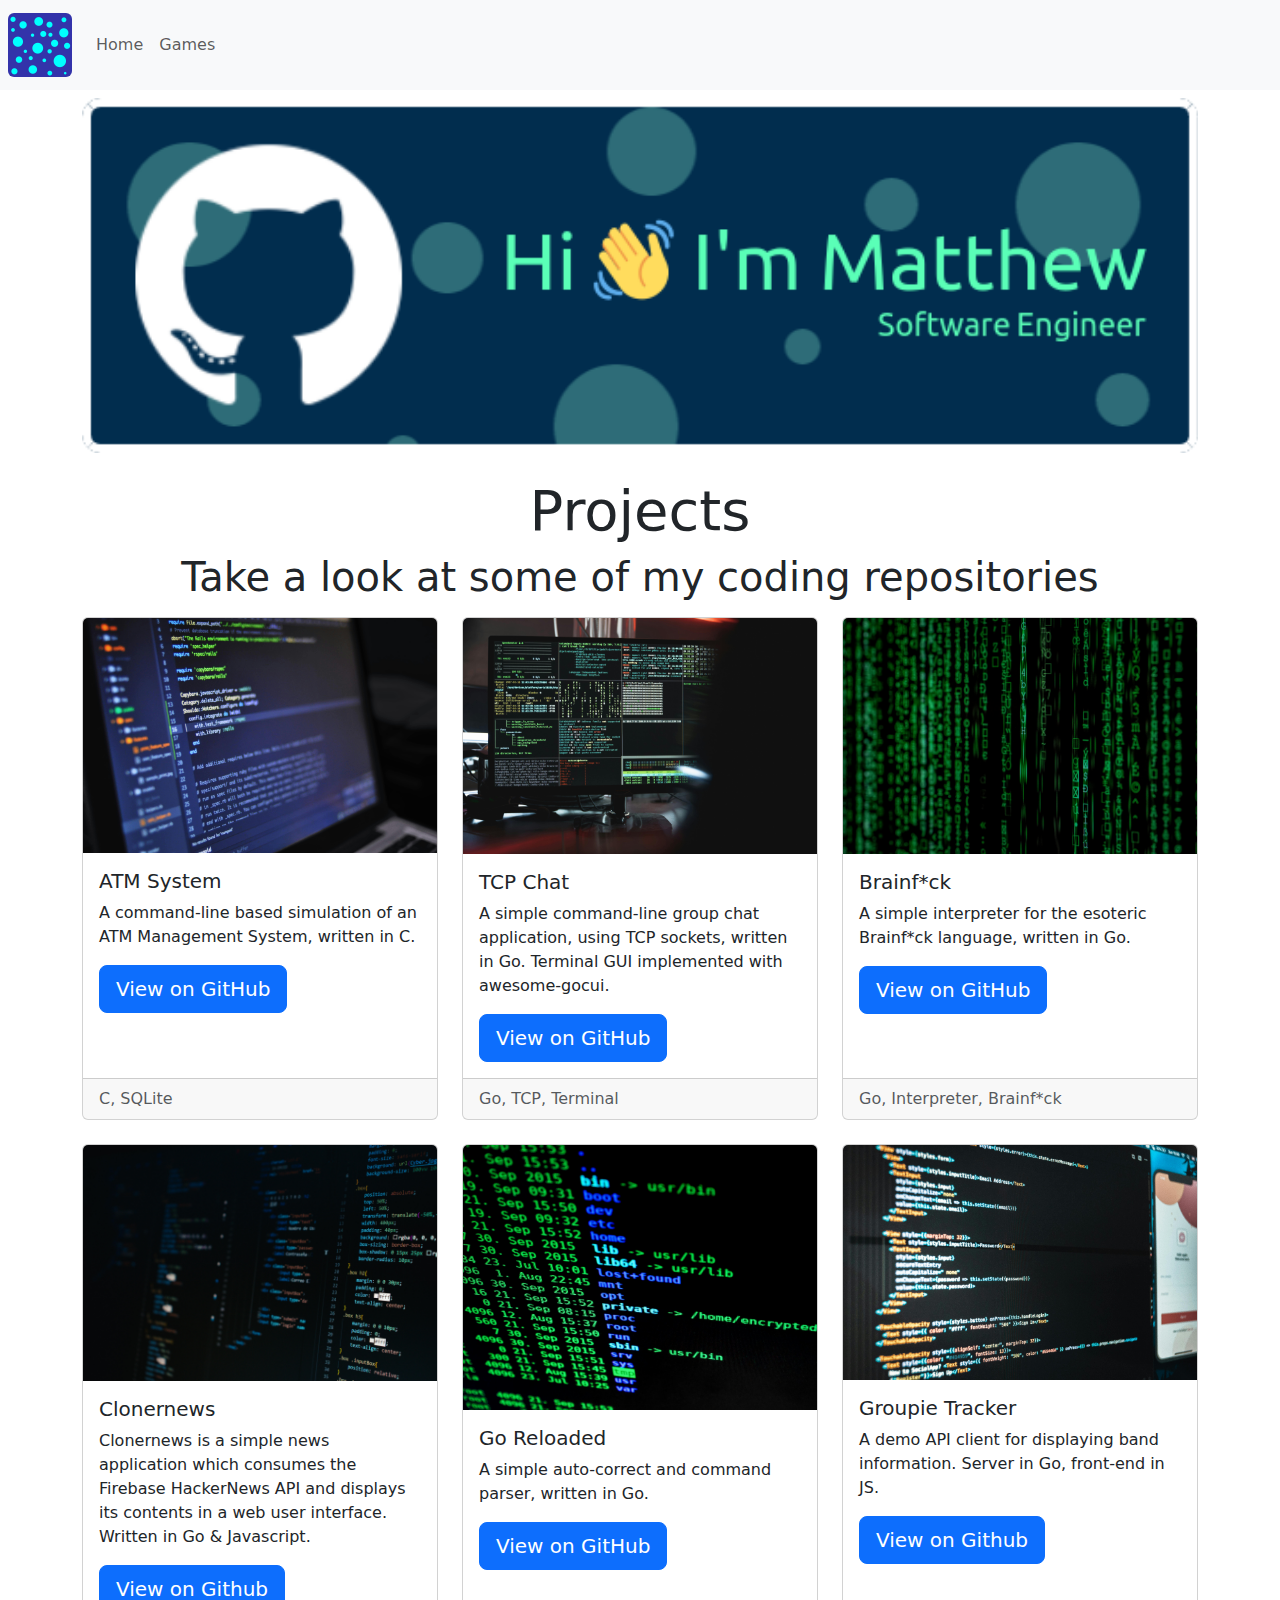
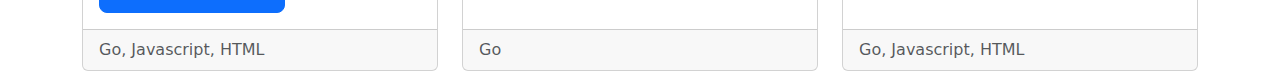
<file: index.html>
<!DOCTYPE html>
<html lang="en">
    <head>
        <meta charset="utf-8" />
        <meta name="viewport" content="width=device-width, initial-scale=1" />
        <link href="https://cdn.jsdelivr.net/npm/bootstrap@5.3.3/dist/css/bootstrap.min.css" rel="stylesheet" integrity="sha384-QWTKZyjpPEjISv5WaRU9OFeRpok6YctnYmDr5pNlyT2bRjXh0JMhjY6hW+ALEwIH" crossorigin="anonymous" />
        <title>Matthew Hope | Software Engineer</title>
    </head>
    <body>
        <header class="mb-2">
            <div class="container-fluid navbar navbar-expand-lg bg-body-tertiary p-2">
                <a class="navbar-brand" href="#"><img class="img rounded" src="/img/site-logo.png" width="64" height="64" /></a>
                <button class="navbar-toggler" type="button" data-bs-toggle="collapse" data-bs-target="#navbarSupportedContent" aria-controls="navbarSupportedContent" aria-expanded="false" aria-label="Toggle navigation">
                  <span class="navbar-toggler-icon"></span>
                </button>
                <div class="collapse navbar-collapse" id="navbarSupportedContent">
                  <ul class="navbar-nav me-auto mb-2 mb-lg-0">
                    <li class="nav-item">
                      <a class="nav-link" aria-current="page" href="#">Home</a>
                    </li>
                    <li class="nav-item">
                      <a class="nav-link" href="/games.html">Games</a>
                    </li>
                  </ul>
                </div>
              </div>
        </header>
        <div class="container">
            <div class="row mb-4 text-center">
                <img src="./img/github-header-image.png" class="img img-fluid" />
            </div>
            <div class="row mb-2 text-center">
                <h3 class="display-4">Projects</h3>
                <h3 class="display-6">Take a look at some of my coding repositories</h3>
            </div>
            <div class="row row-cols-1 row-cols-md-3 g-4 mb-2">
                <div class="col">
                    <div class="card h-100">
                        <img src="./lib/code1.jpg" class="card-img-top" alt="ATM System">
                        <div class="card-body">
                            <h5 class="card-title">ATM System</h5>
                            <p class="card-text">A command-line based simulation of an ATM Management System, written in C.</p>
                            <a class="btn btn-primary btn-lg" href="https://github.com/chickazama/atm-system" target="_blank">View on GitHub</a>
                        </div>
                        <div class="card-footer">
                            <p class="card-text text-muted">C, SQLite</p>
                        </div>
                    </div>
                </div>
                <div class="col">
                  <div class="card h-100">
                    <img src="./lib/code2.jpg" class="card-img-top" alt="TCP Chat">
                    <div class="card-body">
                      <h5 class="card-title">TCP Chat</h5>
                      <p class="card-text">A simple command-line group chat application, using TCP sockets, written in Go. Terminal GUI implemented with awesome-gocui.</p>
                      <a class="btn btn-primary btn-lg" href="https://github.com/chickazama/tcp-chat" target="_blank">View on GitHub</a>
                    </div>
                    <div class="card-footer">
                        <p class="card-text text-muted">Go, TCP, Terminal</p>
                    </div>
                  </div>
                </div>
                <div class="col">
                  <div class="card h-100">
                    <img src="./lib/code3.png" class="card-img-top" alt="Brainf*ck">
                    <div class="card-body">
                      <h5 class="card-title">Brainf*ck</h5>
                      <p class="card-text">A simple interpreter for the esoteric Brainf*ck language, written in Go.</p>
                      <a class="btn btn-primary btn-lg" href="https://github.com/chickazama/brainfuck" target="_blank">View on GitHub</a>
                    </div>
                    <div class="card-footer">
                        <p class="card-text text-muted">Go, Interpreter, Brainf*ck</p>
                    </div>
                  </div>
                </div>
                <div class="col">
                    <div class="card h-100">
                      <img src="./lib/code4.png" class="card-img-top" alt="Clonernews">
                      <div class="card-body">
                        <h5 class="card-title">Clonernews</h5>
                        <p class="card-text">Clonernews is a simple news application which consumes the Firebase HackerNews API and displays its contents in a web user interface. Written in Go & Javascript.</p>
                        <a class="btn btn-primary btn-lg" href="https://github.com/chickazama/clonernews" target="_blank">View on Github</a>
                      </div>
                      <div class="card-footer">
                          <p class="card-text text-muted">Go, Javascript, HTML</p>
                      </div>
                    </div>
                  </div>
                  <div class="col">
                    <div class="card h-100">
                      <img src="./lib/code5.png" class="card-img-top" alt="Xx MLG QuikScopez xX">
                      <div class="card-body">
                        <h5 class="card-title">Go Reloaded</h5>
                        <p class="card-text">A simple auto-correct and command parser, written in Go.</p>
                        <a class="btn btn-primary btn-lg" href="https://github.com/chickazama/go-reloaded" target="_blank">View on GitHub</a>
                      </div>
                      <div class="card-footer">
                          <p class="card-text text-muted">Go</p>
                      </div>
                    </div>
                  </div>
                  <div class="col">
                    <div class="card h-100">
                      <img src="./lib/code6.png" class="card-img-top" alt="Groupie Tracker">
                      <div class="card-body">
                        <h5 class="card-title">Groupie Tracker</h5>
                        <p class="card-text">A demo API client for displaying band information. Server in Go, front-end in JS.</p>
                        <a class="btn btn-primary btn-lg" href="https://github.com/chickazama/groupie-tracker" target="_blank">View on Github</a>
                      </div>
                      <div class="card-footer">
                          <p class="card-text text-muted">Go, Javascript, HTML</p>
                      </div>
                    </div>
                  </div>
        </div>
        <script src="https://cdn.jsdelivr.net/npm/bootstrap@5.3.3/dist/js/bootstrap.bundle.min.js" integrity="sha384-YvpcrYf0tY3lHB60NNkmXc5s9fDVZLESaAA55NDzOxhy9GkcIdslK1eN7N6jIeHz" crossorigin="anonymous"></script>
    </body>
</html>
</file>
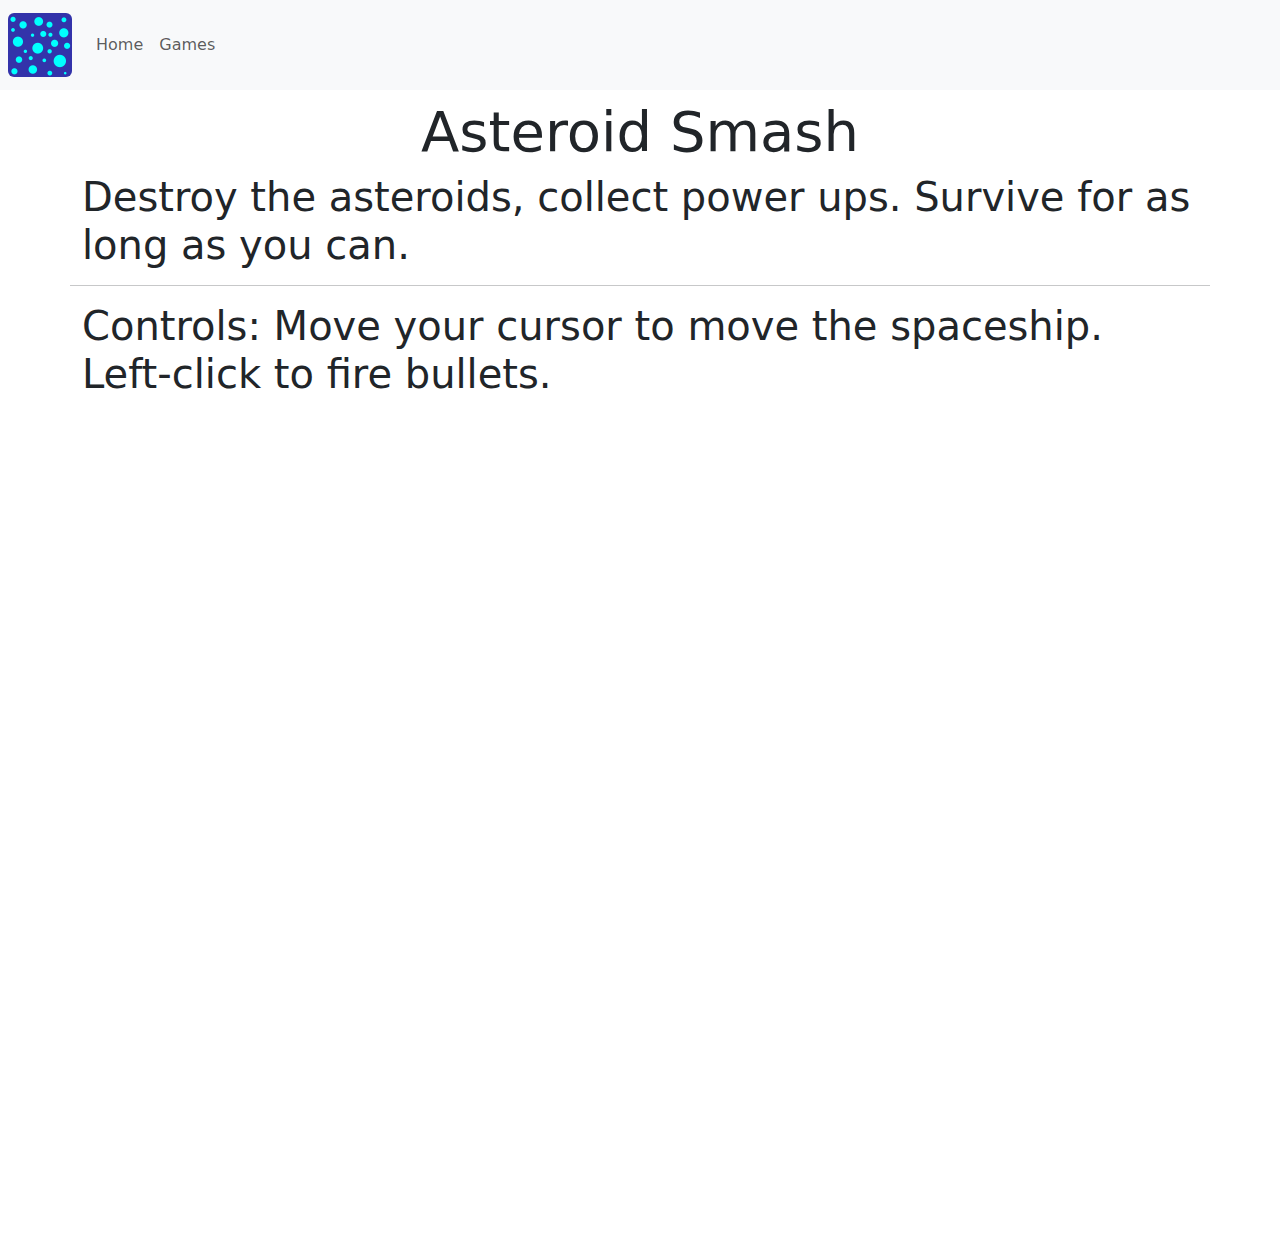
<file: asteroid-smash.html>
<!DOCTYPE html>
<html lang="en">
    <head>
        <meta charset="utf-8" />
        <meta name="viewport" content="width=device-width, initial-scale=1" />
        <link href="https://cdn.jsdelivr.net/npm/bootstrap@5.3.3/dist/css/bootstrap.min.css" rel="stylesheet" integrity="sha384-QWTKZyjpPEjISv5WaRU9OFeRpok6YctnYmDr5pNlyT2bRjXh0JMhjY6hW+ALEwIH" crossorigin="anonymous" />
        <title>Matthew Hope | Asteroid Smash</title>
    </head>
    <body>
        <header class="mb-2">
            <div class="container-fluid navbar navbar-expand-lg bg-body-tertiary p-2">
                <a class="navbar-brand" href="/"><img class="img rounded" src="/img/site-logo.png" width="64" height="64" /></a>
                <button class="navbar-toggler" type="button" data-bs-toggle="collapse" data-bs-target="#navbarSupportedContent" aria-controls="navbarSupportedContent" aria-expanded="false" aria-label="Toggle navigation">
                  <span class="navbar-toggler-icon"></span>
                </button>
                <div class="collapse navbar-collapse" id="navbarSupportedContent">
                  <ul class="navbar-nav me-auto mb-2 mb-lg-0">
                    <li class="nav-item">
                      <a class="nav-link" aria-current="page" href="/">Home</a>
                    </li>
                    <li class="nav-item">
                      <a class="nav-link" href="/games.html">Games</a>
                    </li>
                  </ul>
                </div>
              </div>
        </header>
        <div class="container">
            <div class="row mb-2">
                <h3 class="display-4 text-center mb-2">Asteroid Smash</h3>
                <p class="display-6">Destroy the asteroids, collect power ups. Survive for as long as you can.</p>
                <hr />
                <p class="display-6">Controls: Move your cursor to move the spaceship. Left-click to fire bullets.</p>
            </div>
            <div class="row mb-2 text-center">
                <iframe src="https://scratch.mit.edu/projects/1135154066/embed" allowtransparency="true" width="970" height="804" frameborder="0" scrolling="no" allowfullscreen></iframe>
            </div>
        </div>
        <script src="https://cdn.jsdelivr.net/npm/bootstrap@5.3.3/dist/js/bootstrap.bundle.min.js" integrity="sha384-YvpcrYf0tY3lHB60NNkmXc5s9fDVZLESaAA55NDzOxhy9GkcIdslK1eN7N6jIeHz" crossorigin="anonymous"></script>
    </body>
</html>
</file>
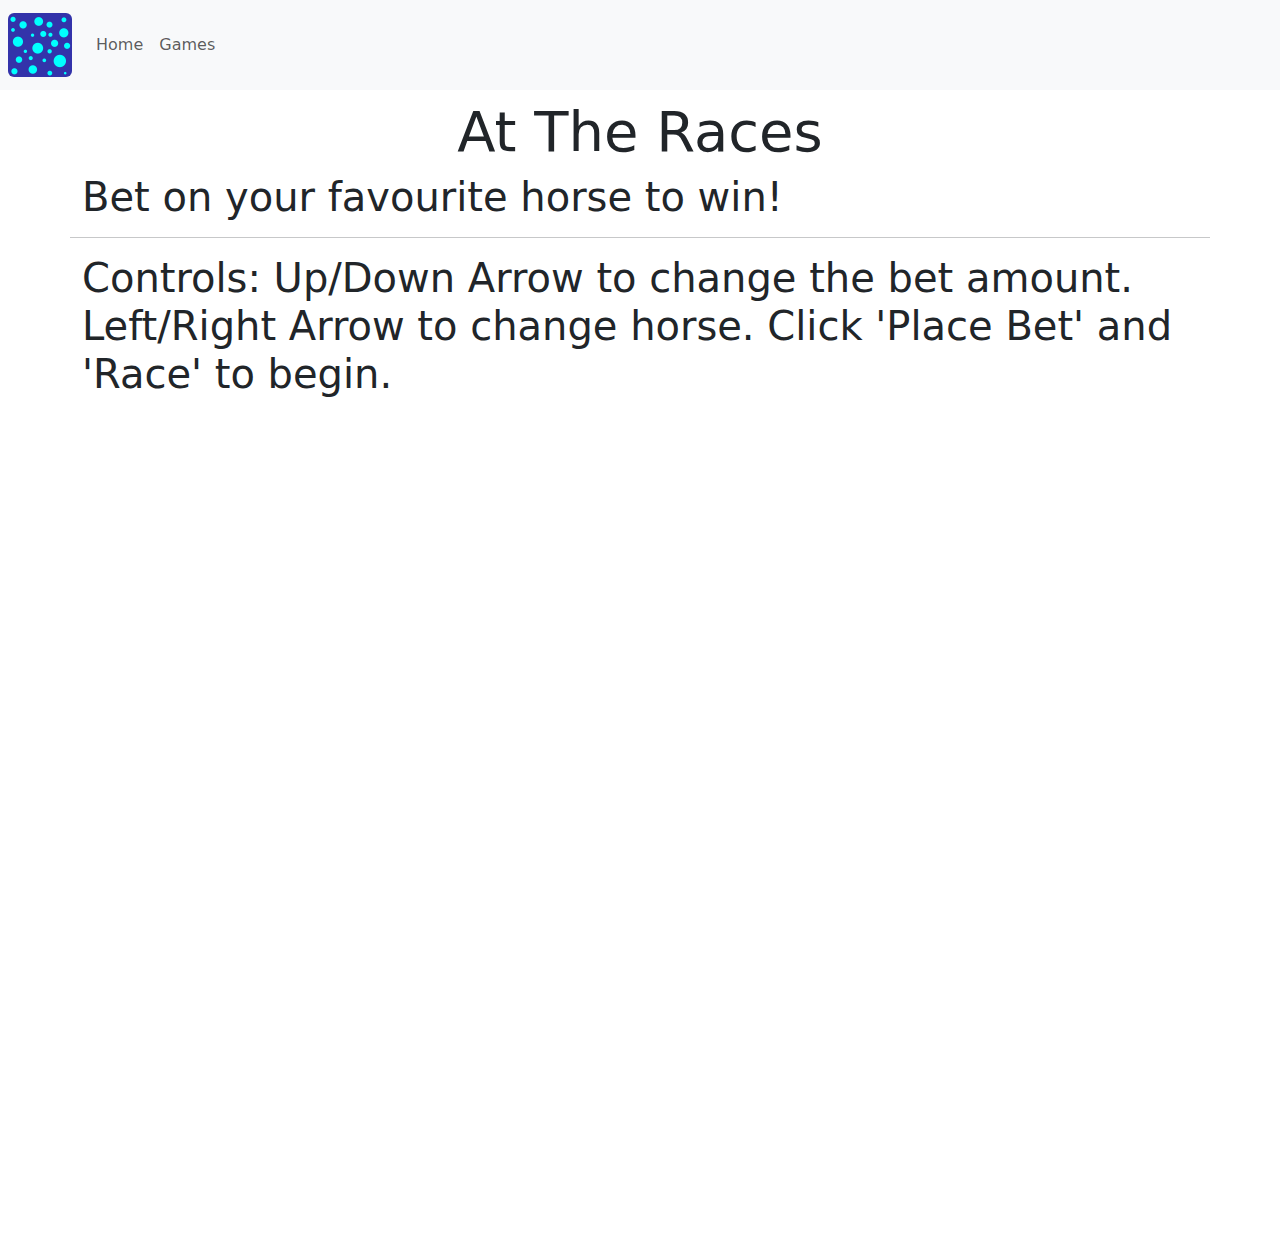
<file: at-the-races.html>
<!DOCTYPE html>
<html lang="en">
    <head>
        <meta charset="utf-8" />
        <meta name="viewport" content="width=device-width, initial-scale=1" />
        <link href="https://cdn.jsdelivr.net/npm/bootstrap@5.3.3/dist/css/bootstrap.min.css" rel="stylesheet" integrity="sha384-QWTKZyjpPEjISv5WaRU9OFeRpok6YctnYmDr5pNlyT2bRjXh0JMhjY6hW+ALEwIH" crossorigin="anonymous" />
        <title>Matthew Hope | At The Races</title>
    </head>
    <body>
        <header class="mb-2">
            <div class="container-fluid navbar navbar-expand-lg bg-body-tertiary p-2">
                <a class="navbar-brand" href="/"><img class="img rounded" src="/img/site-logo.png" width="64" height="64" /></a>
                <button class="navbar-toggler" type="button" data-bs-toggle="collapse" data-bs-target="#navbarSupportedContent" aria-controls="navbarSupportedContent" aria-expanded="false" aria-label="Toggle navigation">
                  <span class="navbar-toggler-icon"></span>
                </button>
                <div class="collapse navbar-collapse" id="navbarSupportedContent">
                  <ul class="navbar-nav me-auto mb-2 mb-lg-0">
                    <li class="nav-item">
                      <a class="nav-link" aria-current="page" href="/">Home</a>
                    </li>
                    <li class="nav-item">
                      <a class="nav-link" href="/games.html">Games</a>
                    </li>
                  </ul>
                </div>
              </div>
        </header>
        <div class="container">
            <div class="row mb-2">
                <h3 class="display-4 text-center mb-2">At The Races</h3>
                <p class="display-6">Bet on your favourite horse to win!</p>
                <hr />
                <p class="display-6">Controls: Up/Down Arrow to change the bet amount. Left/Right Arrow to change horse. Click 'Place Bet' and 'Race' to begin.</p>
            </div>
            <div class="row mb-2 text-center">
                <iframe src="https://scratch.mit.edu/projects/111972694/embed" allowtransparency="true" width="970" height="804" frameborder="0" scrolling="no" allowfullscreen></iframe>
            </div>
        </div>
        <script src="https://cdn.jsdelivr.net/npm/bootstrap@5.3.3/dist/js/bootstrap.bundle.min.js" integrity="sha384-YvpcrYf0tY3lHB60NNkmXc5s9fDVZLESaAA55NDzOxhy9GkcIdslK1eN7N6jIeHz" crossorigin="anonymous"></script>
    </body>
</html>
</file>
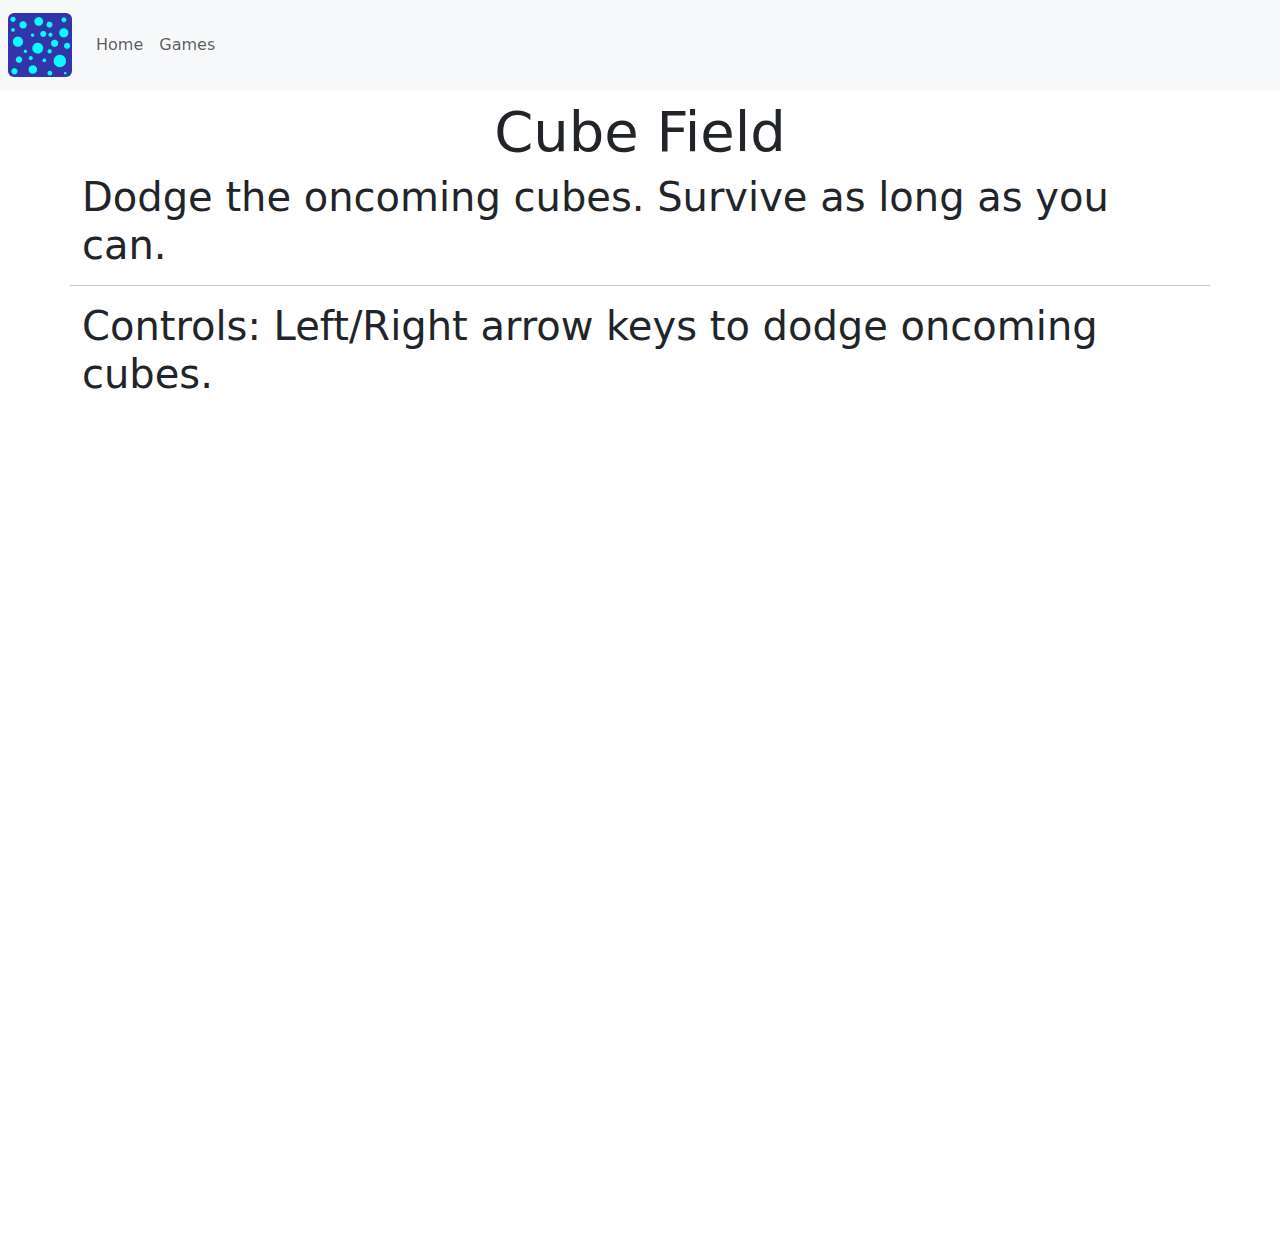
<file: cube-field.html>
<!DOCTYPE html>
<html lang="en">
    <head>
        <meta charset="utf-8" />
        <meta name="viewport" content="width=device-width, initial-scale=1" />
        <link href="https://cdn.jsdelivr.net/npm/bootstrap@5.3.3/dist/css/bootstrap.min.css" rel="stylesheet" integrity="sha384-QWTKZyjpPEjISv5WaRU9OFeRpok6YctnYmDr5pNlyT2bRjXh0JMhjY6hW+ALEwIH" crossorigin="anonymous" />
        <title>Matthew Hope | Cube Field</title>
    </head>
    <body>
        <header class="mb-2">
            <div class="container-fluid navbar navbar-expand-lg bg-body-tertiary p-2">
                <a class="navbar-brand" href="/"><img class="img rounded" src="/img/site-logo.png" width="64" height="64" /></a>
                <button class="navbar-toggler" type="button" data-bs-toggle="collapse" data-bs-target="#navbarSupportedContent" aria-controls="navbarSupportedContent" aria-expanded="false" aria-label="Toggle navigation">
                  <span class="navbar-toggler-icon"></span>
                </button>
                <div class="collapse navbar-collapse" id="navbarSupportedContent">
                  <ul class="navbar-nav me-auto mb-2 mb-lg-0">
                    <li class="nav-item">
                      <a class="nav-link" aria-current="page" href="/">Home</a>
                    </li>
                    <li class="nav-item">
                      <a class="nav-link" href="/games.html">Games</a>
                    </li>
                  </ul>
                </div>
              </div>
        </header>
        <div class="container">
            <div class="row mb-2">
                <h3 class="display-4 text-center mb-2">Cube Field</h3>
                <p class="display-6">Dodge the oncoming cubes. Survive as long as you can.</p>
                <hr />
                <p class="display-6">Controls: Left/Right arrow keys to dodge oncoming cubes.</p>
            </div>
            <div class="row mb-2 text-center">
                <iframe src="https://scratch.mit.edu/projects/1045510525/embed" allowtransparency="true" width="970" height="804" frameborder="0" scrolling="no" allowfullscreen></iframe>
            </div>
        </div>
        <script src="https://cdn.jsdelivr.net/npm/bootstrap@5.3.3/dist/js/bootstrap.bundle.min.js" integrity="sha384-YvpcrYf0tY3lHB60NNkmXc5s9fDVZLESaAA55NDzOxhy9GkcIdslK1eN7N6jIeHz" crossorigin="anonymous"></script>
    </body>
</html>
</file>
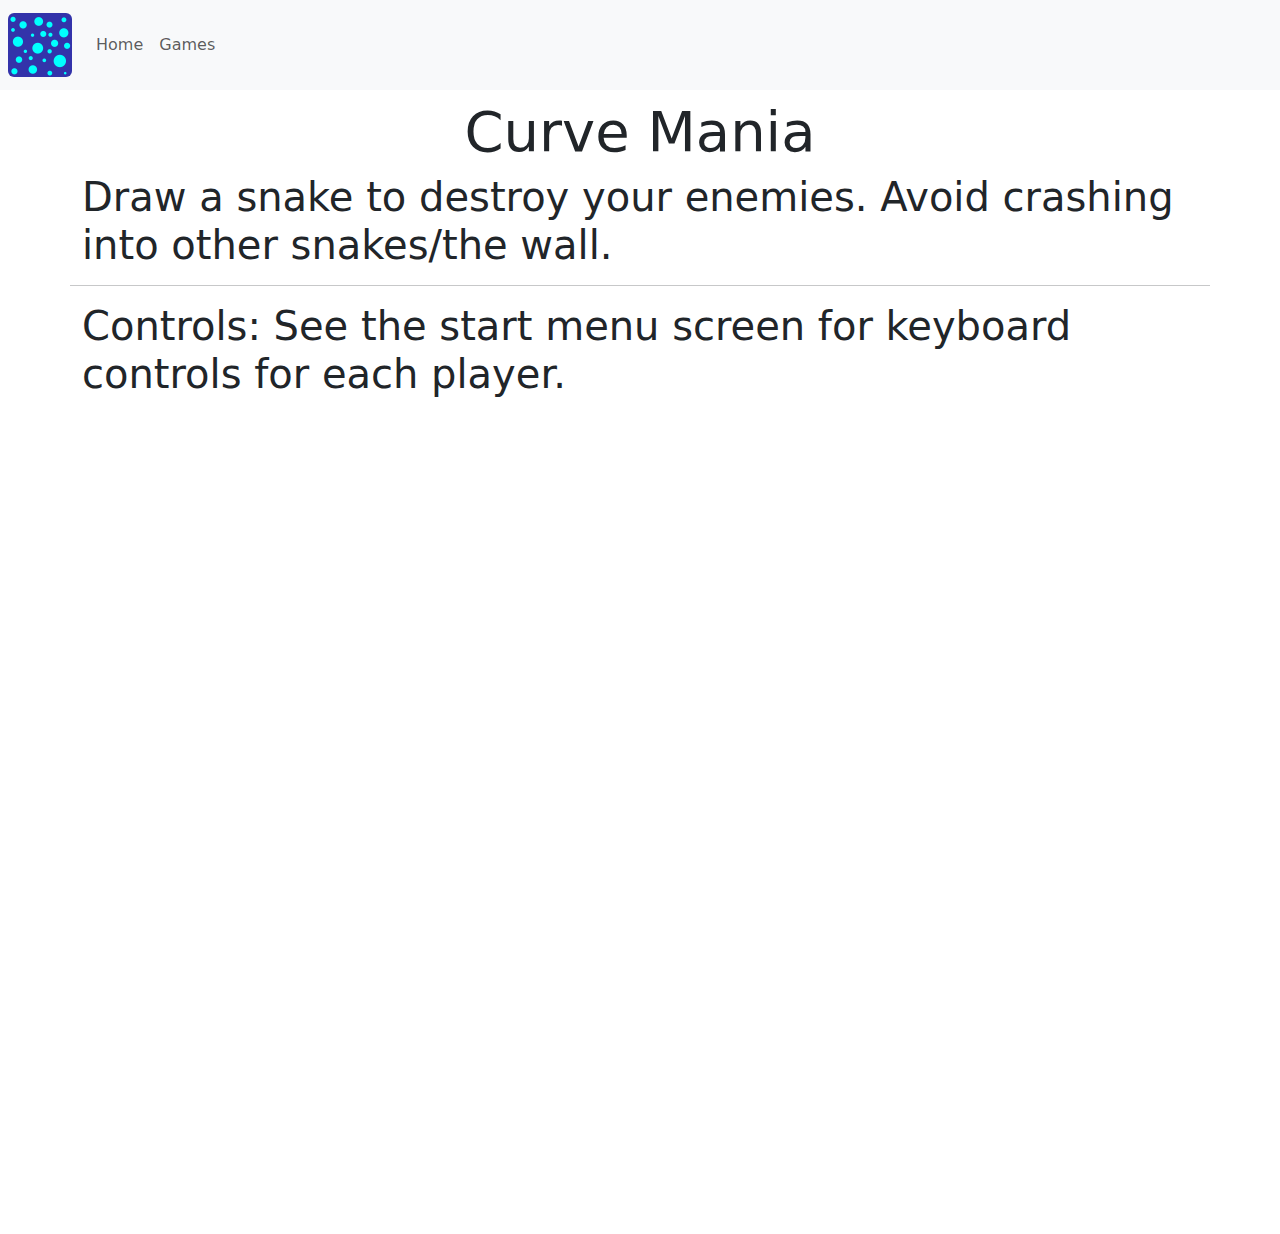
<file: curve-mania.html>
<!DOCTYPE html>
<html lang="en">
    <head>
        <meta charset="utf-8" />
        <meta name="viewport" content="width=device-width, initial-scale=1" />
        <link href="https://cdn.jsdelivr.net/npm/bootstrap@5.3.3/dist/css/bootstrap.min.css" rel="stylesheet" integrity="sha384-QWTKZyjpPEjISv5WaRU9OFeRpok6YctnYmDr5pNlyT2bRjXh0JMhjY6hW+ALEwIH" crossorigin="anonymous" />
        <title>Matthew Hope | Curve Mania</title>
    </head>
    <body>
        <header class="mb-2">
            <div class="container-fluid navbar navbar-expand-lg bg-body-tertiary p-2">
                <a class="navbar-brand" href="/"><img class="img rounded" src="/img/site-logo.png" width="64" height="64" /></a>
                <button class="navbar-toggler" type="button" data-bs-toggle="collapse" data-bs-target="#navbarSupportedContent" aria-controls="navbarSupportedContent" aria-expanded="false" aria-label="Toggle navigation">
                  <span class="navbar-toggler-icon"></span>
                </button>
                <div class="collapse navbar-collapse" id="navbarSupportedContent">
                  <ul class="navbar-nav me-auto mb-2 mb-lg-0">
                    <li class="nav-item">
                      <a class="nav-link" aria-current="page" href="/">Home</a>
                    </li>
                    <li class="nav-item">
                      <a class="nav-link" href="/games.html">Games</a>
                    </li>
                  </ul>
                </div>
              </div>
        </header>
        <div class="container">
            <div class="row mb-2">
                <h3 class="display-4 text-center mb-2">Curve Mania</h3>
                <p class="display-6">Draw a snake to destroy your enemies. Avoid crashing into other snakes/the wall.</p>
                <hr />
                <p class="display-6">Controls: See the start menu screen for keyboard controls for each player.</p>
            </div>
            <div class="row mb-2 text-center">
                <iframe src="https://scratch.mit.edu/projects/1044429576/embed" allowtransparency="true" width="970" height="804" frameborder="0" scrolling="no" allowfullscreen></iframe>
            </div>
        </div>
        <script src="https://cdn.jsdelivr.net/npm/bootstrap@5.3.3/dist/js/bootstrap.bundle.min.js" integrity="sha384-YvpcrYf0tY3lHB60NNkmXc5s9fDVZLESaAA55NDzOxhy9GkcIdslK1eN7N6jIeHz" crossorigin="anonymous"></script>
    </body>
</html>
</file>
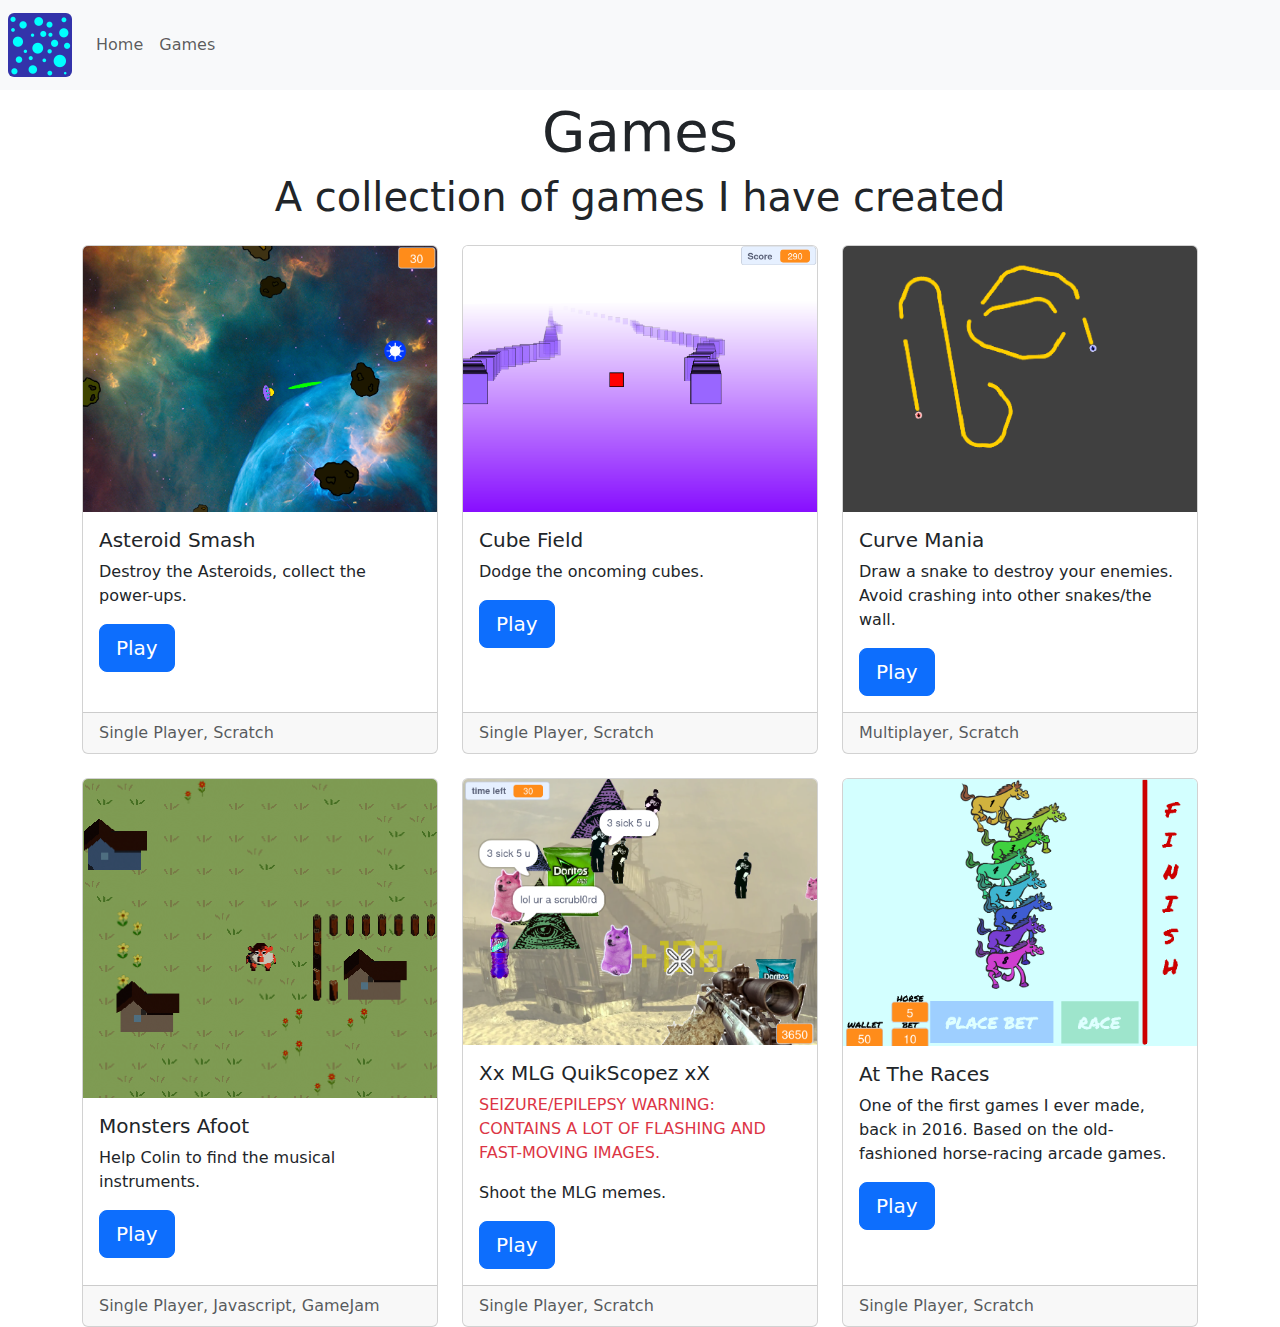
<file: games.html>
<!DOCTYPE html>
<html lang="en">
    <head>
        <meta charset="utf-8" />
        <meta name="viewport" content="width=device-width, initial-scale=1" />
        <link href="https://cdn.jsdelivr.net/npm/bootstrap@5.3.3/dist/css/bootstrap.min.css" rel="stylesheet" integrity="sha384-QWTKZyjpPEjISv5WaRU9OFeRpok6YctnYmDr5pNlyT2bRjXh0JMhjY6hW+ALEwIH" crossorigin="anonymous" />
        <title>Matthew Hope | Games</title>
    </head>
    <body>
        <header class="mb-2">
            <div class="container-fluid navbar navbar-expand-lg bg-body-tertiary p-2">
                <a class="navbar-brand" href="/"><img class="img rounded" src="/img/site-logo.png" width="64" height="64" /></a>
                <button class="navbar-toggler" type="button" data-bs-toggle="collapse" data-bs-target="#navbarSupportedContent" aria-controls="navbarSupportedContent" aria-expanded="false" aria-label="Toggle navigation">
                  <span class="navbar-toggler-icon"></span>
                </button>
                <div class="collapse navbar-collapse" id="navbarSupportedContent">
                  <ul class="navbar-nav me-auto mb-2 mb-lg-0">
                    <li class="nav-item">
                      <a class="nav-link" aria-current="page" href="/">Home</a>
                    </li>
                    <li class="nav-item">
                      <a class="nav-link" href="/games.html">Games</a>
                    </li>
                  </ul>
                </div>
              </div>
        </header>
        <div class="container">
            <div class="row mb-2">
                <h3 class="display-4 text-center">Games</h3>
                <p class="display-6 text-center">A collection of games I have created</p>
            </div>
        <div class="row row-cols-1 row-cols-md-3 g-4">
            <div class="col">
                <div class="card h-100">
                    <img src="./img/asteroid-smash.png" class="card-img-top" alt="Asteroid Smash">
                    <div class="card-body">
                        <h5 class="card-title">Asteroid Smash</h5>
                        <p class="card-text">Destroy the Asteroids, collect the power-ups.</p>
                        <a class="btn btn-primary btn-lg" href="./asteroid-smash.html">Play</a>
                    </div>
                    <div class="card-footer">
                        <p class="card-text text-muted">Single Player, Scratch</p>
                    </div>
                </div>
            </div>
            <div class="col">
              <div class="card h-100">
                <img src="./img/cube-field.png" class="card-img-top" alt="Cube Field">
                <div class="card-body">
                  <h5 class="card-title">Cube Field</h5>
                  <p class="card-text">Dodge the oncoming cubes.</p>
                  <a class="btn btn-primary btn-lg" href="./cube-field.html">Play</a>
                </div>
                <div class="card-footer">
                    <p class="card-text text-muted">Single Player, Scratch</p>
                </div>
              </div>
            </div>
            <div class="col">
              <div class="card h-100">
                <img src="./img/curve-mania.png" class="card-img-top" alt="Curve Mania">
                <div class="card-body">
                  <h5 class="card-title">Curve Mania</h5>
                  <p class="card-text">Draw a snake to destroy your enemies. Avoid crashing into other snakes/the wall.</p>
                  <a class="btn btn-primary btn-lg" href="./curve-mania.html">Play</a>
                </div>
                <div class="card-footer">
                    <p class="card-text text-muted">Multiplayer, Scratch</p>
                </div>
              </div>
            </div>
            <div class="col">
                <div class="card h-100">
                  <img src="./img/monsters.png" class="card-img-top" alt="Monsters Afoot">
                  <div class="card-body">
                    <h5 class="card-title">Monsters Afoot</h5>
                    <p class="card-text">Help Colin to find the musical instruments.</p>
                    <a class="btn btn-primary btn-lg" href="./monsters.html">Play</a>
                  </div>
                  <div class="card-footer">
                      <p class="card-text text-muted">Single Player, Javascript, GameJam</p>
                  </div>
                </div>
              </div>
              <div class="col">
                <div class="card h-100">
                  <img src="./img/mlg-quikscopez.png" class="card-img-top" alt="Xx MLG QuikScopez xX">
                  <div class="card-body">
                    <h5 class="card-title">Xx MLG QuikScopez xX</h5>
                    <p class="card-text text-danger">SEIZURE/EPILEPSY WARNING: CONTAINS A LOT OF FLASHING AND FAST-MOVING IMAGES.</p>
                    <p class="card-text">Shoot the MLG memes.</p>
                    <a class="btn btn-primary btn-lg" href="./mlg-quikscopez.html">Play</a>
                  </div>
                  <div class="card-footer">
                      <p class="card-text text-muted">Single Player, Scratch</p>
                  </div>
                </div>
              </div>
              <div class="col">
                <div class="card h-100">
                  <img src="./img/at-the-races.png" class="card-img-top" alt="At The Races">
                  <div class="card-body">
                    <h5 class="card-title">At The Races</h5>
                    <p class="card-text">One of the first games I ever made, back in 2016. Based on the old-fashioned horse-racing arcade games.</p>
                    <a class="btn btn-primary btn-lg" href="./at-the-races.html">Play</a>
                  </div>
                  <div class="card-footer">
                      <p class="card-text text-muted">Single Player, Scratch</p>
                  </div>
                </div>
              </div>
          </div>
          </div>
        <!-- <div class="container-fluid">
            <div class="row mb-2 text-center">
                <h1 class="display-1">Games</h1>
                <h5 class="display-4">A collection of games I made using <a href="https://scratch.mit.edu" target="_blank">Scratch</a>. Click the green flag to start.</h5>
            </div>
            <div class="row mb-2">
                <h3 class="display-6">Asteroid Smash</h3>
                <p>Objective: Destroy the asteroids, collect power ups. Survive for as long as you can.</p>
                <p>Controls: Move your cursor to move the spaceship. Left-click to fire bullets.</p>
                <iframe src="https://scratch.mit.edu/projects/1044090722/embed" allowtransparency="true" width="970" height="804" frameborder="0" scrolling="no" allowfullscreen></iframe>
            </div>
            <div class="row mb-2">
                <h3 class="display-6">Cube Field</h3>
                <p>Objective: Dodge the oncoming cubes. Survive as long as you can.</p>
                <p>Controls: Left/Right arrow keys to dodge oncoming cubes.</p>
                <iframe src="https://scratch.mit.edu/projects/1045510525/embed" allowtransparency="true" width="970" height="804" frameborder="0" scrolling="no" allowfullscreen></iframe>
            </div>
            <div class="row mb-2">
                <h3>Curve Mania (Achtung Die Kurve/Curve Fever re-make) - Local Multiplayer</h3>
                <p>Objective: Draw a snake to destroy your enemies. Avoid crashing into other snakes/the wall.</p>
                <p>Controls: See the start menu screen for keyboard controls for each player.</p>
                <iframe src="https://scratch.mit.edu/projects/1044429576/embed" allowtransparency="true" width="970" height="804" frameborder="0" scrolling="no" allowfullscreen></iframe>
            </div>
        </div> -->
        <script src="https://cdn.jsdelivr.net/npm/bootstrap@5.3.3/dist/js/bootstrap.bundle.min.js" integrity="sha384-YvpcrYf0tY3lHB60NNkmXc5s9fDVZLESaAA55NDzOxhy9GkcIdslK1eN7N6jIeHz" crossorigin="anonymous"></script>
    </body>
</html>
</file>
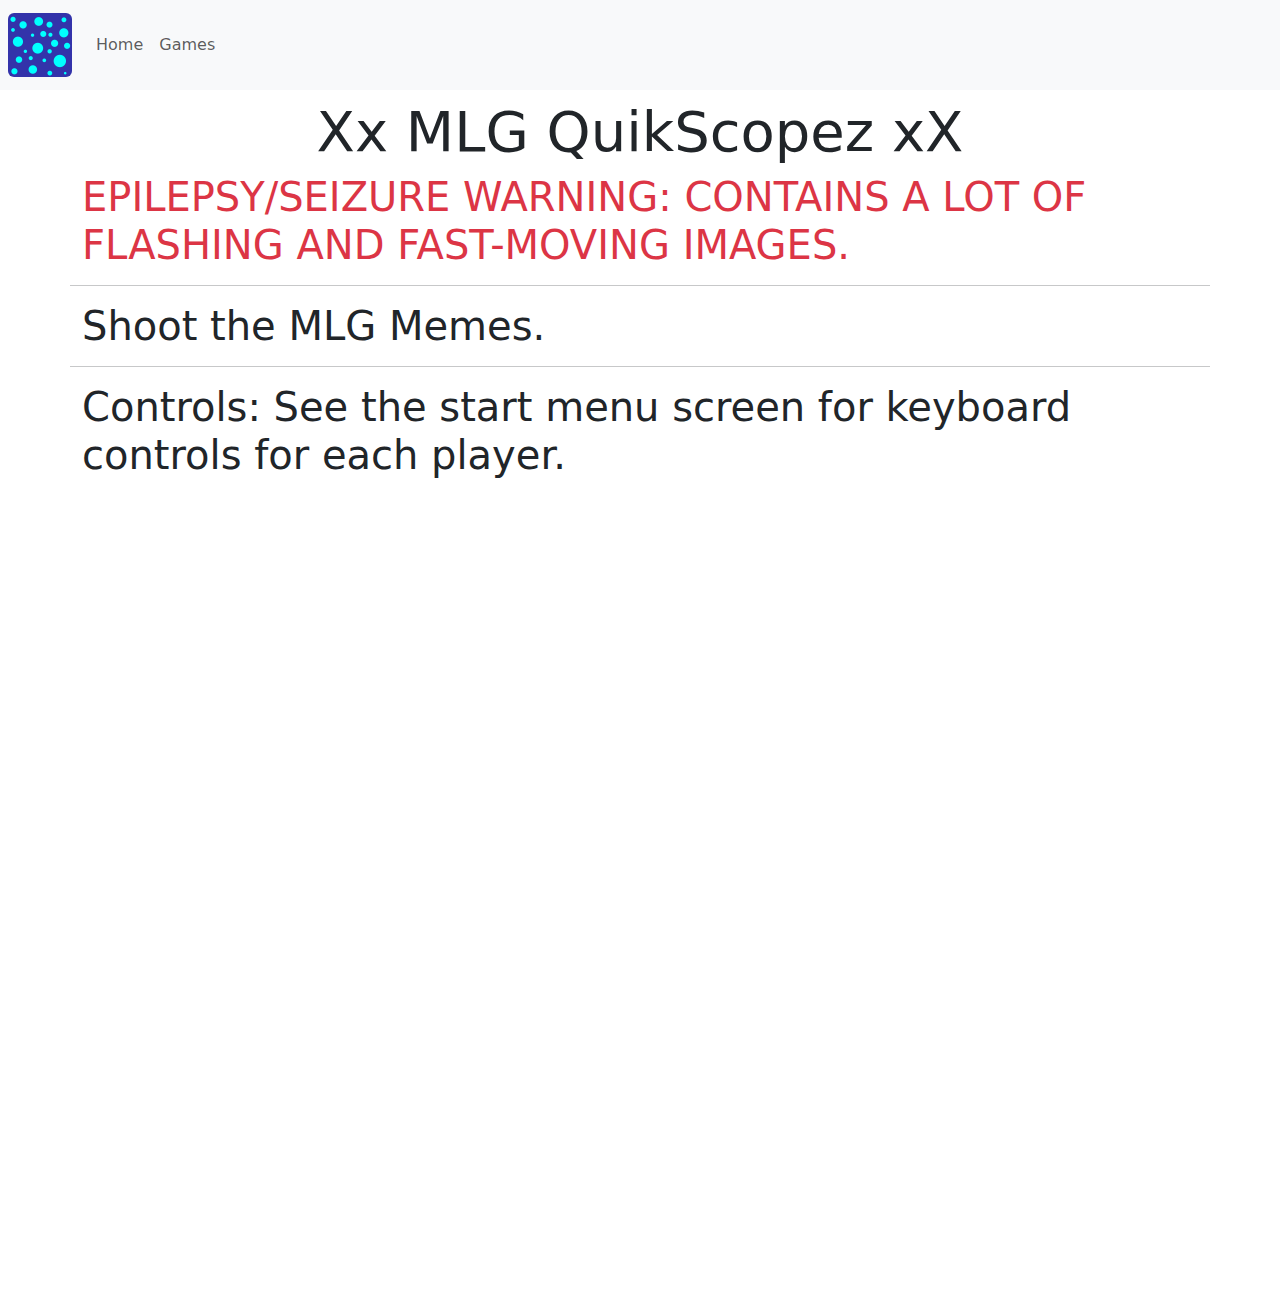
<file: mlg-quikscopez.html>
<!DOCTYPE html>
<html lang="en">
    <head>
        <meta charset="utf-8" />
        <meta name="viewport" content="width=device-width, initial-scale=1" />
        <link href="https://cdn.jsdelivr.net/npm/bootstrap@5.3.3/dist/css/bootstrap.min.css" rel="stylesheet" integrity="sha384-QWTKZyjpPEjISv5WaRU9OFeRpok6YctnYmDr5pNlyT2bRjXh0JMhjY6hW+ALEwIH" crossorigin="anonymous" />
        <title>Matthew Hope | Xx MLG QuikScopez xX</title>
    </head>
    <body>
        <header class="mb-2">
            <div class="container-fluid navbar navbar-expand-lg bg-body-tertiary p-2">
                <a class="navbar-brand" href="/"><img class="img rounded" src="/img/site-logo.png" width="64" height="64" /></a>
                <button class="navbar-toggler" type="button" data-bs-toggle="collapse" data-bs-target="#navbarSupportedContent" aria-controls="navbarSupportedContent" aria-expanded="false" aria-label="Toggle navigation">
                  <span class="navbar-toggler-icon"></span>
                </button>
                <div class="collapse navbar-collapse" id="navbarSupportedContent">
                  <ul class="navbar-nav me-auto mb-2 mb-lg-0">
                    <li class="nav-item">
                      <a class="nav-link" aria-current="page" href="/">Home</a>
                    </li>
                    <li class="nav-item">
                      <a class="nav-link" href="/games.html">Games</a>
                    </li>
                  </ul>
                </div>
              </div>
        </header>
        <div class="container">
            <div class="row mb-2">
                <h3 class="display-4 text-center mb-2">Xx MLG QuikScopez xX</h3>
                <p class="display-6 text-danger">EPILEPSY/SEIZURE WARNING: CONTAINS A LOT OF FLASHING AND FAST-MOVING IMAGES.</p>
                <hr />
                <p class="display-6">Shoot the MLG Memes.</p>
                <hr />
                <p class="display-6">Controls: See the start menu screen for keyboard controls for each player.</p>
            </div>
            <div class="row mb-2 text-center">
                <iframe src="https://scratch.mit.edu/projects/1112258999/embed" allowtransparency="true" width="970" height="804" frameborder="0" scrolling="no" allowfullscreen></iframe>
            </div>
        </div>
        <script src="https://cdn.jsdelivr.net/npm/bootstrap@5.3.3/dist/js/bootstrap.bundle.min.js" integrity="sha384-YvpcrYf0tY3lHB60NNkmXc5s9fDVZLESaAA55NDzOxhy9GkcIdslK1eN7N6jIeHz" crossorigin="anonymous"></script>
    </body>
</html>
</file>
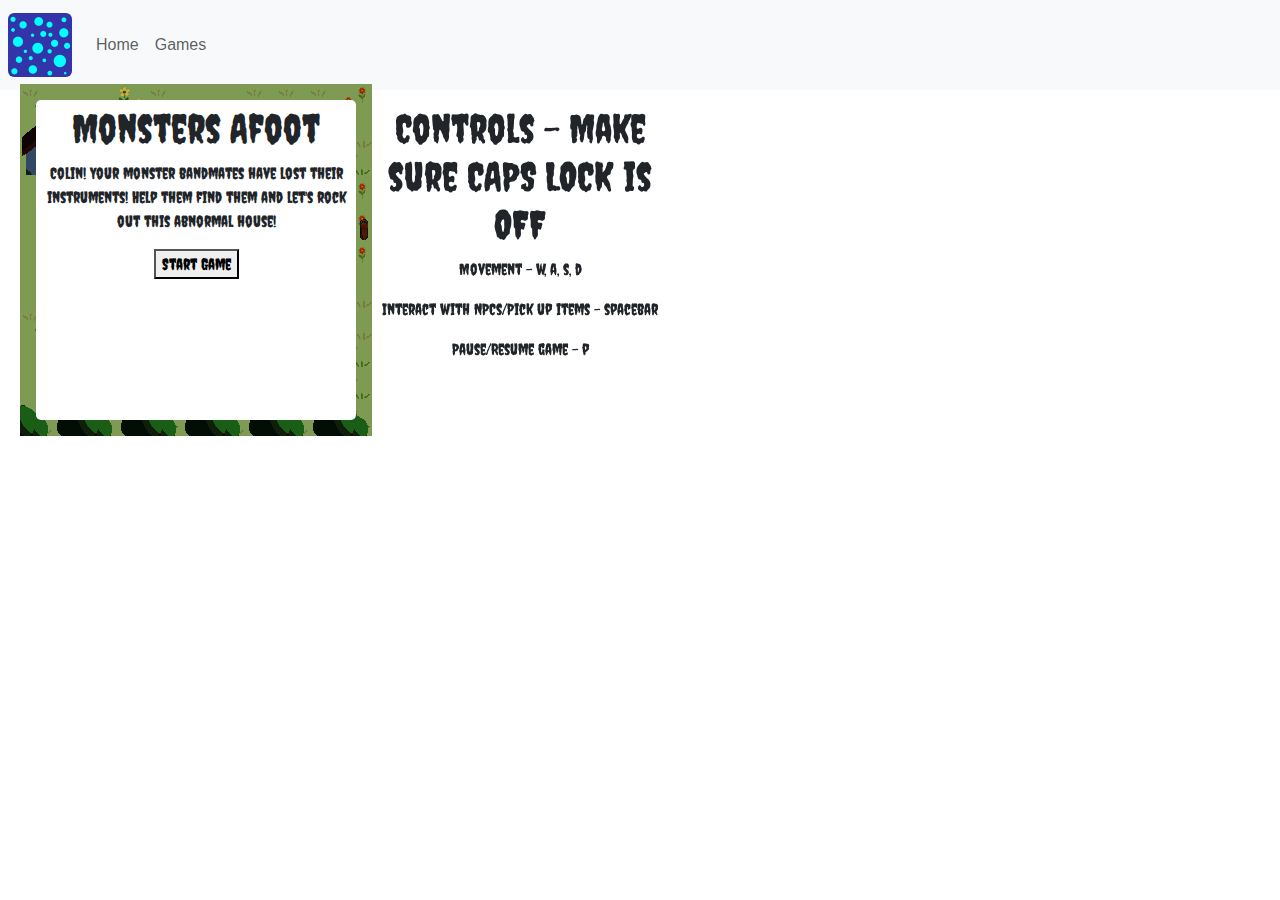
<file: monsters.html>
<!DOCTYPE html>
<html lang="en">
    <head>
        <title>Monster TINGZ</title>
        <meta charset="utf-8" />
        <meta name="viewport" content="width=device-width, initial-scale=1" />
        <link href="https://cdn.jsdelivr.net/npm/bootstrap@5.3.3/dist/css/bootstrap.min.css" rel="stylesheet" integrity="sha384-QWTKZyjpPEjISv5WaRU9OFeRpok6YctnYmDr5pNlyT2bRjXh0JMhjY6hW+ALEwIH" crossorigin="anonymous" />
        <link rel="preconnect" href="https://fonts.googleapis.com">
        <link rel="preconnect" href="https://fonts.gstatic.com" crossorigin />
        <link href="https://fonts.googleapis.com/css2?family=Barlow+Condensed:ital,wght@0,100;0,200;0,300;0,400;0,500;0,600;0,700;0,800;0,900;1,100;1,200;1,300;1,400;1,500;1,600;1,700;1,800;1,900&family=Creepster&display=swap" rel="stylesheet" />
        <link type="text/css" rel="stylesheet" href="/assets/css/site.css" />
    </head>
    <body>
        <header class="mb-2 style-default">
            <div class="container-fluid navbar navbar-expand-lg bg-body-tertiary p-2">
                <a class="navbar-brand" href="/"><img class="img rounded" src="/img/site-logo.png" width="64" height="64" /></a>
                <button class="navbar-toggler" type="button" data-bs-toggle="collapse" data-bs-target="#navbarSupportedContent" aria-controls="navbarSupportedContent" aria-expanded="false" aria-label="Toggle navigation">
                  <span class="navbar-toggler-icon"></span>
                </button>
                <div class="collapse navbar-collapse" id="navbarSupportedContent">
                  <ul class="navbar-nav me-auto mb-2 mb-lg-0">
                    <li class="nav-item">
                      <a class="nav-link" aria-current="page" href="/">Home</a>
                    </li>
                    <li class="nav-item">
                      <a class="nav-link" href="/games.html">Games</a>
                    </li>
                  </ul>
                </div>
              </div>
        </header>
        <script src="https://cdn.jsdelivr.net/npm/bootstrap@5.3.3/dist/js/bootstrap.bundle.min.js" integrity="sha384-YvpcrYf0tY3lHB60NNkmXc5s9fDVZLESaAA55NDzOxhy9GkcIdslK1eN7N6jIeHz" crossorigin="anonymous"></script>
        <script type="module" src="assets/js/game.js"></script>
    </body>
</html>
</file>
<file: assets/css/site.css>
html, body {
    font-family: "Creepster", system-ui;
    font-weight: 400;
    font-style: normal;
}

.style-default {
    font-family: 'Helvetica Neue', Arial, Helvetica, sans-serif;
}
</file>
